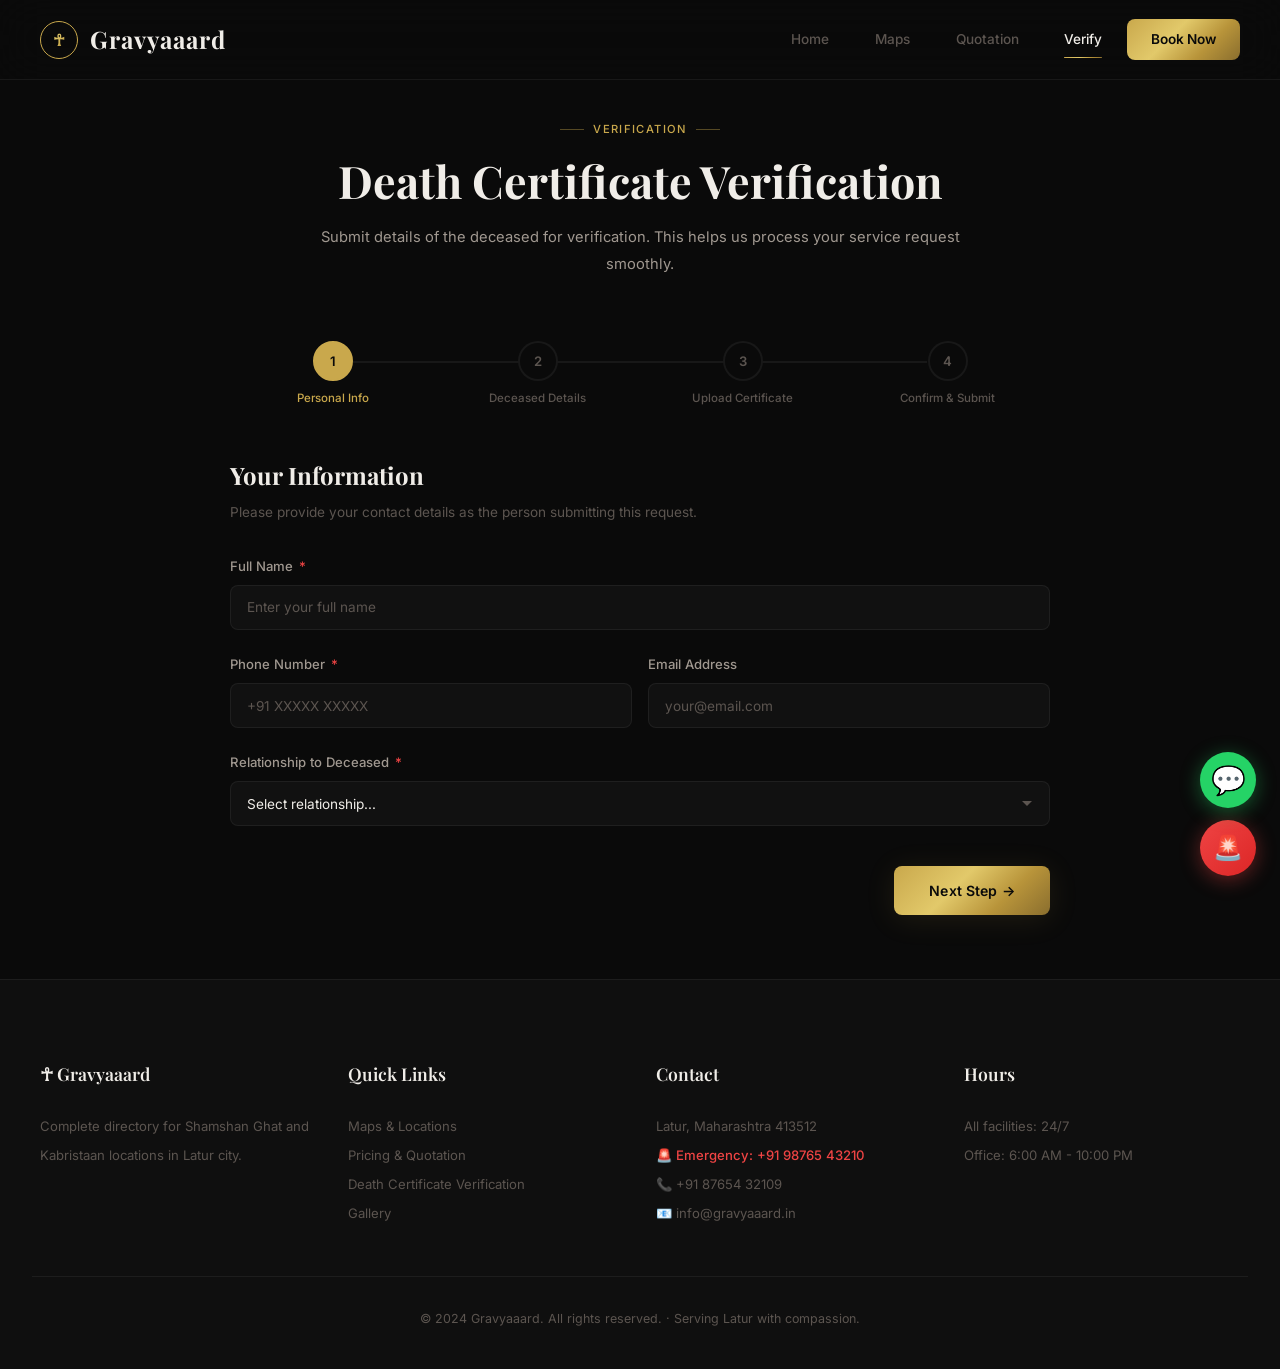
<file: customer-details.html>
<!DOCTYPE html>
<html lang="en">
<head>
  <meta charset="UTF-8">
  <meta name="viewport" content="width=device-width, initial-scale=1.0">
  <title>Verify - Gravyaaard | Death Certificate Verification</title>
  <meta name="description" content="Submit and verify death certificates online for cremation and burial services in Latur.">
  <link rel="preconnect" href="https://fonts.googleapis.com">
  <link rel="preconnect" href="https://fonts.gstatic.com" crossorigin>
  <link href="https://fonts.googleapis.com/css2?family=Inter:wght@300;400;500;600;700&family=Playfair+Display:wght@400;500;600;700&display=swap" rel="stylesheet">
  <link rel="stylesheet" href="css/style.css">
</head>
<body>
  <nav class="navbar" id="navbar">
    <a href="index.html" class="nav-logo">
      <span class="nav-logo-icon">&#x2625;</span>
      Gravyaaard
    </a>
    <div class="nav-links" id="navLinks">
      <a href="index.html">Home</a>
      <a href="maps.html">Maps</a>
      <a href="quotation.html">Quotation</a>
      <a href="customer-details.html" class="active">Verify</a>
      <a href="customer-details.html" class="nav-cta">Book Now</a>
    </div>
    <button class="menu-toggle" id="menuToggle" aria-label="Toggle menu">
      <span></span><span></span><span></span>
    </button>
  </nav>

  <section class="customer-page section">
    <div class="section-header">
      <div class="section-tag">Verification</div>
      <h2 class="section-title">Death Certificate Verification</h2>
      <p class="section-subtitle">Submit details of the deceased for verification. This helps us process your service request smoothly.</p>
    </div>

    <div class="form-container">
      <div class="form-progress" id="formProgress">
        <div class="step active" data-step="1">
          <div class="step-circle">1</div>
          <span class="step-label">Personal Info</span>
        </div>
        <div class="step" data-step="2">
          <div class="step-circle">2</div>
          <span class="step-label">Deceased Details</span>
        </div>
        <div class="step" data-step="3">
          <div class="step-circle">3</div>
          <span class="step-label">Upload Certificate</span>
        </div>
        <div class="step" data-step="4">
          <div class="step-circle">4</div>
          <span class="step-label">Confirm &amp; Submit</span>
        </div>
      </div>

      <form id="verificationForm" novalidate>
        <div class="form-step active" data-step="1">
          <h2>Your Information</h2>
          <p>Please provide your contact details as the person submitting this request.</p>
          <div class="form-group">
            <label for="fullName">Full Name <span class="required">*</span></label>
            <input type="text" id="fullName" class="form-control" placeholder="Enter your full name" required>
          </div>
          <div class="form-row">
            <div class="form-group">
              <label for="phone">Phone Number <span class="required">*</span></label>
              <input type="tel" id="phone" class="form-control" placeholder="+91 XXXXX XXXXX" required>
            </div>
            <div class="form-group">
              <label for="email">Email Address</label>
              <input type="email" id="email" class="form-control" placeholder="your@email.com">
            </div>
          </div>
          <div class="form-group">
            <label for="relation">Relationship to Deceased <span class="required">*</span></label>
            <select id="relation" class="form-control" required>
              <option value="">Select relationship...</option>
              <option>Son / Daughter</option>
              <option>Spouse</option>
              <option>Parent</option>
              <option>Sibling</option>
              <option>Grandchild</option>
              <option>Relative</option>
              <option>Friend</option>
              <option>Other</option>
            </select>
          </div>
          <div class="form-actions">
            <div></div>
            <button type="button" class="btn btn-primary" onclick="nextStep(2)">Next Step &rarr;</button>
          </div>
        </div>

        <div class="form-step" data-step="2">
          <h2>Deceased Person's Details</h2>
          <p>Enter the details of the deceased person as they appear on the death certificate.</p>
          <div class="form-group">
            <label for="deceasedName">Full Name of Deceased <span class="required">*</span></label>
            <input type="text" id="deceasedName" class="form-control" placeholder="Full name as on certificate" required>
          </div>
          <div class="form-row">
            <div class="form-group">
              <label for="fatherName">Father's / Spouse's Name <span class="required">*</span></label>
              <input type="text" id="fatherName" class="form-control" placeholder="Father or spouse name" required>
            </div>
            <div class="form-group">
              <label for="age">Age at Death <span class="required">*</span></label>
              <input type="number" id="age" class="form-control" placeholder="Age in years" min="0" max="150" required>
            </div>
          </div>
          <div class="form-row">
            <div class="form-group">
              <label for="gender">Gender <span class="required">*</span></label>
              <select id="gender" class="form-control" required>
                <option value="">Select...</option>
                <option>Male</option>
                <option>Female</option>
                <option>Other</option>
              </select>
            </div>
            <div class="form-group">
              <label for="religion">Religion <span class="required">*</span></label>
              <select id="religion" class="form-control" required>
                <option value="">Select religion...</option>
                <option>Hindu</option>
                <option>Muslim</option>
                <option>Christian</option>
                <option>Sikh</option>
                <option>Other</option>
              </select>
            </div>
          </div>
          <div class="form-group">
            <label for="address">Residential Address <span class="required">*</span></label>
            <textarea id="address" class="form-control" placeholder="Complete address of the deceased" required></textarea>
          </div>
          <div class="form-group">
            <label for="dateOfDeath">Date of Death <span class="required">*</span></label>
            <input type="date" id="dateOfDeath" class="form-control" required>
          </div>
          <div class="form-group">
            <label for="placeOfDeath">Place of Death <span class="required">*</span></label>
            <input type="text" id="placeOfDeath" class="form-control" placeholder="e.g., Home, Hospital name, etc." required>
          </div>
          <div class="form-actions">
            <button type="button" class="btn btn-outline" onclick="prevStep(1)">&larr; Previous</button>
            <button type="button" class="btn btn-primary" onclick="nextStep(3)">Next Step &rarr;</button>
          </div>
        </div>

        <div class="form-step" data-step="3">
          <h2>Upload Death Certificate</h2>
          <p>Upload a clear photo or scan of the death certificate. We accept JPG, PNG, and PDF files (max 5 MB).</p>
          <div class="file-upload" id="fileUploadArea">
            <div class="upload-icon">&#x1F4C4;</div>
            <p><strong>Click to upload</strong> or drag and drop</p>
            <p class="supported">Supported: JPG, PNG, PDF (max 5 MB)</p>
            <input type="file" id="certificateFile" accept=".jpg,.jpeg,.png,.pdf" required>
          </div>
          <div id="filePreview" style="display:none;"></div>
          <div class="form-group" style="margin-top:1.5rem;">
            <label for="certificateNumber">Certificate Registration Number (if available)</label>
            <input type="text" id="certificateNumber" class="form-control" placeholder="Registration number on certificate">
          </div>
          <div class="form-group">
            <label for="issuingAuthority">Issuing Authority</label>
            <input type="text" id="issuingAuthority" class="form-control" placeholder="e.g., Latur Municipal Corporation">
          </div>
          <div class="form-actions">
            <button type="button" class="btn btn-outline" onclick="prevStep(2)">&larr; Previous</button>
            <button type="button" class="btn btn-primary" onclick="nextStep(4)">Next Step &rarr;</button>
          </div>
        </div>

        <div class="form-step" data-step="4">
          <h2>Confirm &amp; Submit</h2>
          <p>Please review all details before submitting. Once verified, you will receive a confirmation.</p>
          <div class="verification-details" id="reviewDetails" style="margin-bottom:2rem;"></div>
          <div class="form-group">
            <label style="display:flex;align-items:flex-start;gap:0.75rem;cursor:pointer;">
              <input type="checkbox" id="agreeTerms" style="margin-top:3px;accent-color:var(--accent-gold);" required>
              <span style="font-size:0.85rem;color:var(--text-secondary);">I confirm that all the information provided above is true and correct to the best of my knowledge. I understand that this information will be used for verification purposes.</span>
            </label>
          </div>
          <div class="form-actions">
            <button type="button" class="btn btn-outline" onclick="prevStep(3)">&larr; Previous</button>
            <button type="submit" class="btn btn-primary">&#x2713; Submit for Verification</button>
          </div>
        </div>
      </form>

      <div id="successMessage" style="display:none;">
        <div class="verification-success">
          <div class="success-icon">&#x2713;</div>
          <h2>Verification Submitted Successfully!</h2>
          <p>Your details have been received. Our team will verify the certificate and get back to you within 24 hours.</p>
          <div class="verification-details">
            <div class="detail-row">
              <span class="detail-label">Verification ID</span>
              <span class="detail-value" id="verificationId">GRV-2024-XXXXX</span>
            </div>
            <div class="detail-row">
              <span class="detail-label">Status</span>
              <span class="detail-value" style="color:#22c55e;">Pending Verification</span>
            </div>
            <div class="detail-row">
              <span class="detail-label">Expected Response</span>
              <span class="detail-value">Within 24 hours</span>
            </div>
          </div>
          <br>
          <a href="index.html" class="btn btn-outline">&larr; Back to Home</a>
        </div>
      </div>
    </div>
  </section>

  <footer class="footer">
    <div class="footer-grid">
      <div>
        <h4>&#x2625; Gravyaaard</h4>
        <p>Complete directory for Shamshan Ghat and Kabristaan locations in Latur city.</p>
      </div>
      <div>
        <h4>Quick Links</h4>
        <a href="maps.html">Maps &amp; Locations</a><br>
        <a href="quotation.html">Pricing &amp; Quotation</a><br>
        <a href="customer-details.html">Death Certificate Verification</a><br>
        <a href="index.html#gallery">Gallery</a>
      </div>
      <div>
        <h4>Contact</h4>
        <p>Latur, Maharashtra 413512</p>
        <p class="emergency">&#x1F6A8; Emergency: +91 98765 43210</p>
        <p>&#x1F4DE; +91 87654 32109</p>
        <p>&#x1F4E7; info@gravyaaard.in</p>
      </div>
      <div>
        <h4>Hours</h4>
        <p>All facilities: 24/7</p>
        <p>Office: 6:00 AM - 10:00 PM</p>
      </div>
    </div>
    <div class="footer-bottom">
      &copy; 2024 Gravyaaard. All rights reserved. &middot; Serving Latur with compassion.
    </div>
  </footer>

  <script src="js/main.js"></script>
  <script src="js/form.js"></script>
</body>
</html>
</file>
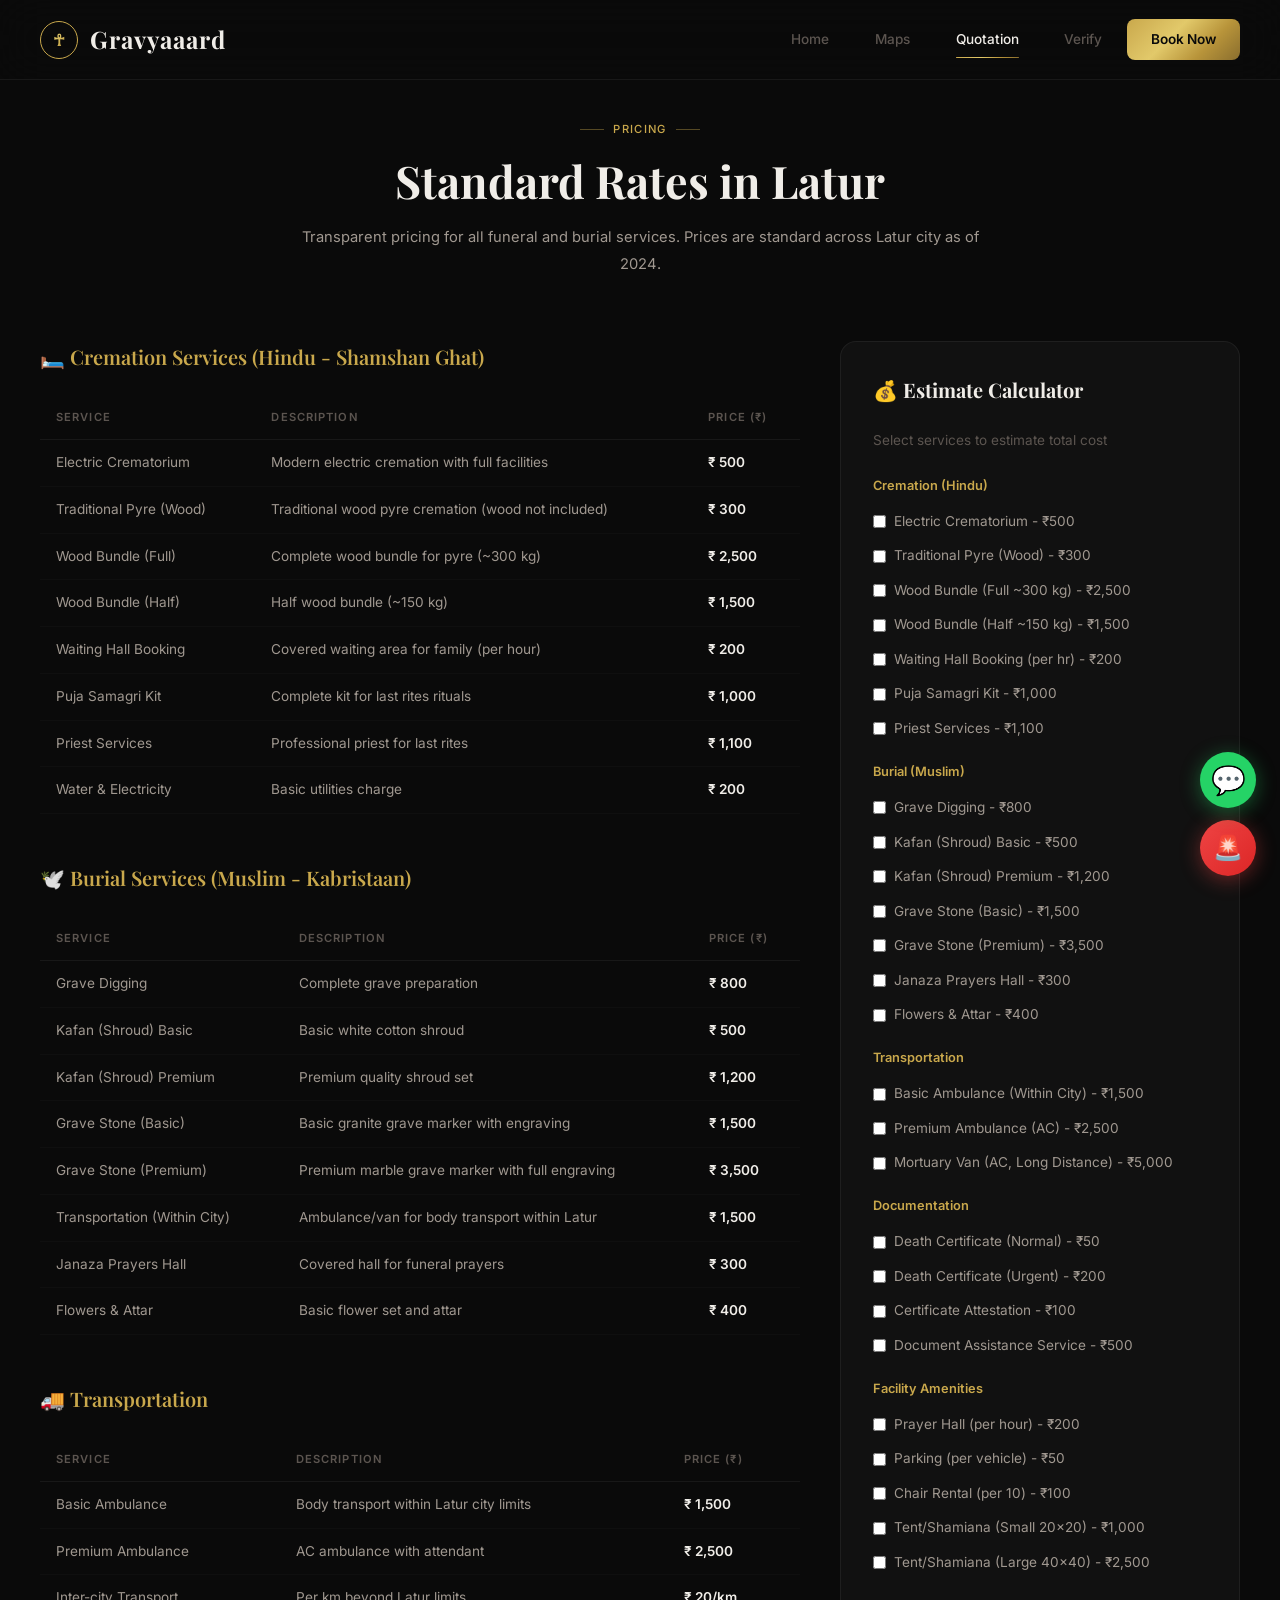
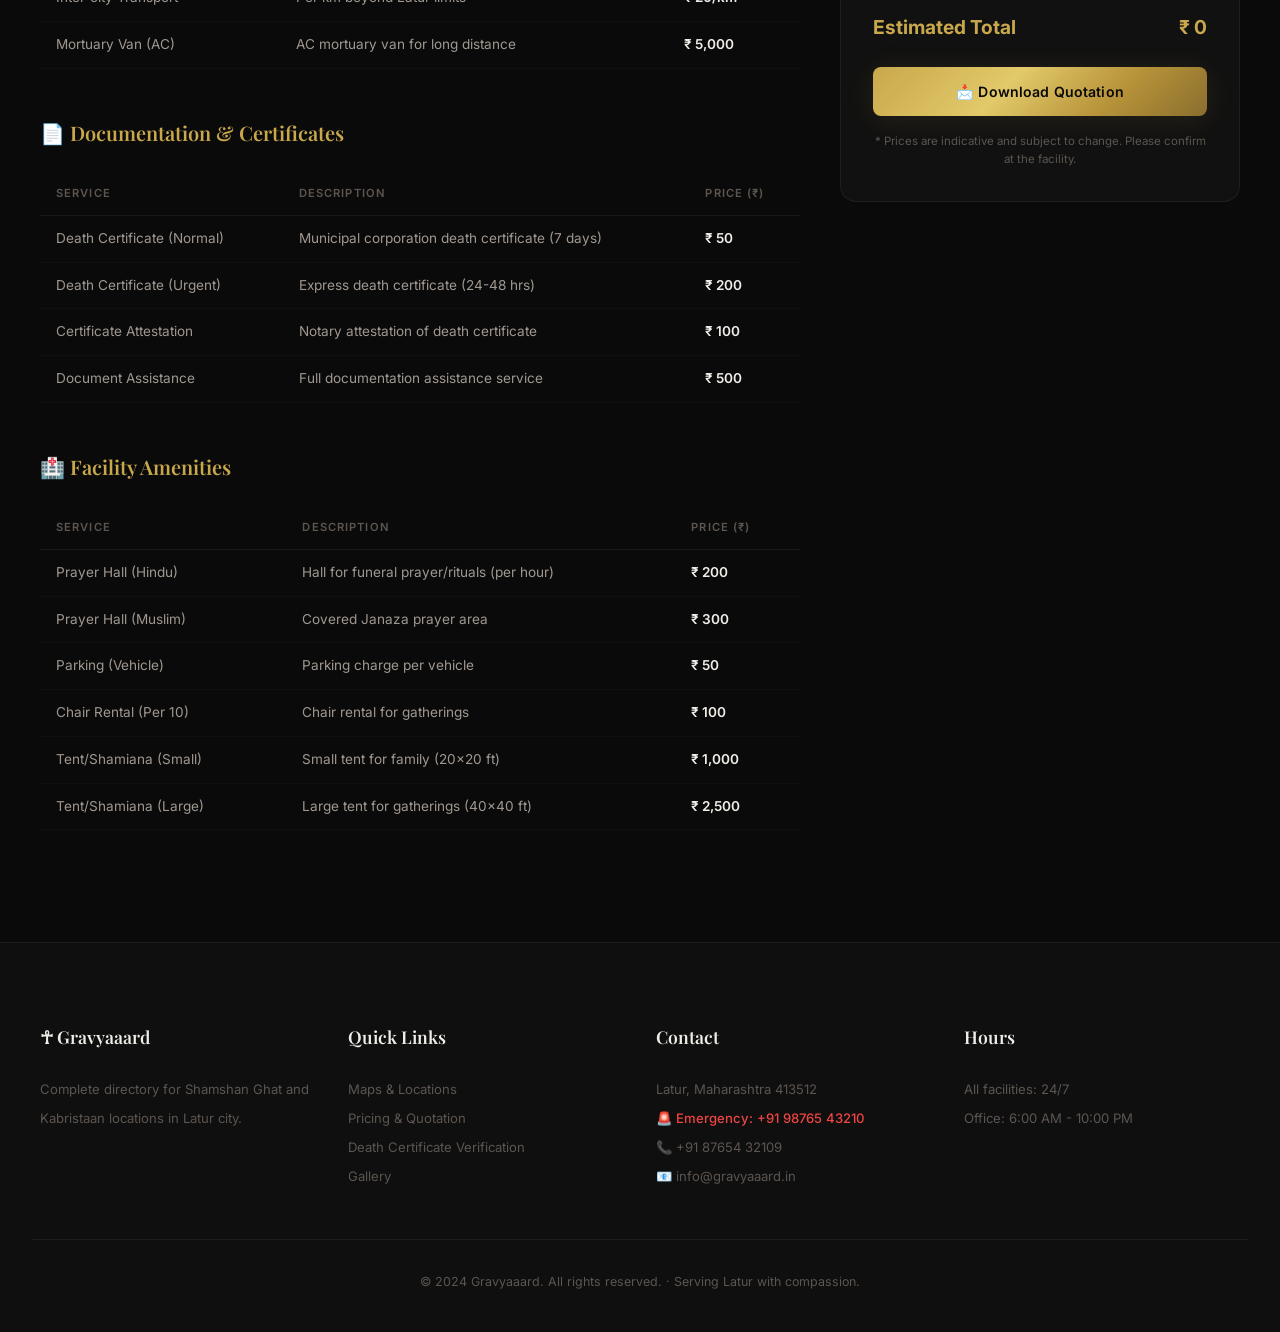
<file: quotation.html>
<!DOCTYPE html>
<html lang="en">
<head>
  <meta charset="UTF-8">
  <meta name="viewport" content="width=device-width, initial-scale=1.0">
  <title>Quotation - Gravyaaard | Latur Pricing</title>
  <meta name="description" content="Standard pricing for cremation and burial services in Latur city. Transparent rates for funeral services.">
  <link rel="preconnect" href="https://fonts.googleapis.com">
  <link rel="preconnect" href="https://fonts.gstatic.com" crossorigin>
  <link href="https://fonts.googleapis.com/css2?family=Inter:wght@300;400;500;600;700&family=Playfair+Display:wght@400;500;600;700&display=swap" rel="stylesheet">
  <link rel="stylesheet" href="css/style.css">
</head>
<body>
  <nav class="navbar" id="navbar">
    <a href="index.html" class="nav-logo">
      <span class="nav-logo-icon">&#x2625;</span>
      Gravyaaard
    </a>
    <div class="nav-links" id="navLinks">
      <a href="index.html">Home</a>
      <a href="maps.html">Maps</a>
      <a href="quotation.html" class="active">Quotation</a>
      <a href="customer-details.html">Verify</a>
      <a href="customer-details.html" class="nav-cta">Book Now</a>
    </div>
    <button class="menu-toggle" id="menuToggle" aria-label="Toggle menu">
      <span></span><span></span><span></span>
    </button>
  </nav>

  <section class="quotation-page section">
    <div class="section-header">
      <div class="section-tag">Pricing</div>
      <h2 class="section-title">Standard Rates in Latur</h2>
      <p class="section-subtitle">Transparent pricing for all funeral and burial services. Prices are standard across Latur city as of 2024.</p>
    </div>

    <div class="quotation-grid">
      <div>
        <div class="pricing-category">
          <h3>&#x1F6CF;&#xFE0F; Cremation Services (Hindu - Shamshan Ghat)</h3>
          <table class="pricing-table">
            <thead><tr><th>Service</th><th>Description</th><th>Price (&#x20B9;)</th></tr></thead>
            <tbody>
              <tr><td>Electric Crematorium</td><td>Modern electric cremation with full facilities</td><td class="price">&#x20B9; 500</td></tr>
              <tr><td>Traditional Pyre (Wood)</td><td>Traditional wood pyre cremation (wood not included)</td><td class="price">&#x20B9; 300</td></tr>
              <tr><td>Wood Bundle (Full)</td><td>Complete wood bundle for pyre (~300 kg)</td><td class="price">&#x20B9; 2,500</td></tr>
              <tr><td>Wood Bundle (Half)</td><td>Half wood bundle (~150 kg)</td><td class="price">&#x20B9; 1,500</td></tr>
              <tr><td>Waiting Hall Booking</td><td>Covered waiting area for family (per hour)</td><td class="price">&#x20B9; 200</td></tr>
              <tr><td>Puja Samagri Kit</td><td>Complete kit for last rites rituals</td><td class="price">&#x20B9; 1,000</td></tr>
              <tr><td>Priest Services</td><td>Professional priest for last rites</td><td class="price">&#x20B9; 1,100</td></tr>
              <tr><td>Water &amp; Electricity</td><td>Basic utilities charge</td><td class="price">&#x20B9; 200</td></tr>
            </tbody>
          </table>
        </div>

        <div class="pricing-category">
          <h3>&#x1F54A;&#xFE0F; Burial Services (Muslim - Kabristaan)</h3>
          <table class="pricing-table">
            <thead><tr><th>Service</th><th>Description</th><th>Price (&#x20B9;)</th></tr></thead>
            <tbody>
              <tr><td>Grave Digging</td><td>Complete grave preparation</td><td class="price">&#x20B9; 800</td></tr>
              <tr><td>Kafan (Shroud) Basic</td><td>Basic white cotton shroud</td><td class="price">&#x20B9; 500</td></tr>
              <tr><td>Kafan (Shroud) Premium</td><td>Premium quality shroud set</td><td class="price">&#x20B9; 1,200</td></tr>
              <tr><td>Grave Stone (Basic)</td><td>Basic granite grave marker with engraving</td><td class="price">&#x20B9; 1,500</td></tr>
              <tr><td>Grave Stone (Premium)</td><td>Premium marble grave marker with full engraving</td><td class="price">&#x20B9; 3,500</td></tr>
              <tr><td>Transportation (Within City)</td><td>Ambulance/van for body transport within Latur</td><td class="price">&#x20B9; 1,500</td></tr>
              <tr><td>Janaza Prayers Hall</td><td>Covered hall for funeral prayers</td><td class="price">&#x20B9; 300</td></tr>
              <tr><td>Flowers &amp; Attar</td><td>Basic flower set and attar</td><td class="price">&#x20B9; 400</td></tr>
            </tbody>
          </table>
        </div>

        <div class="pricing-category">
          <h3>&#x1F69A; Transportation</h3>
          <table class="pricing-table">
            <thead><tr><th>Service</th><th>Description</th><th>Price (&#x20B9;)</th></tr></thead>
            <tbody>
              <tr><td>Basic Ambulance</td><td>Body transport within Latur city limits</td><td class="price">&#x20B9; 1,500</td></tr>
              <tr><td>Premium Ambulance</td><td>AC ambulance with attendant</td><td class="price">&#x20B9; 2,500</td></tr>
              <tr><td>Inter-city Transport</td><td>Per km beyond Latur limits</td><td class="price">&#x20B9; 20/km</td></tr>
              <tr><td>Mortuary Van (AC)</td><td>AC mortuary van for long distance</td><td class="price">&#x20B9; 5,000</td></tr>
            </tbody>
          </table>
        </div>

        <div class="pricing-category">
          <h3>&#x1F4C4; Documentation &amp; Certificates</h3>
          <table class="pricing-table">
            <thead><tr><th>Service</th><th>Description</th><th>Price (&#x20B9;)</th></tr></thead>
            <tbody>
              <tr><td>Death Certificate (Normal)</td><td>Municipal corporation death certificate (7 days)</td><td class="price">&#x20B9; 50</td></tr>
              <tr><td>Death Certificate (Urgent)</td><td>Express death certificate (24-48 hrs)</td><td class="price">&#x20B9; 200</td></tr>
              <tr><td>Certificate Attestation</td><td>Notary attestation of death certificate</td><td class="price">&#x20B9; 100</td></tr>
              <tr><td>Document Assistance</td><td>Full documentation assistance service</td><td class="price">&#x20B9; 500</td></tr>
            </tbody>
          </table>
        </div>

        <div class="pricing-category">
          <h3>&#x1F3E5; Facility Amenities</h3>
          <table class="pricing-table">
            <thead><tr><th>Service</th><th>Description</th><th>Price (&#x20B9;)</th></tr></thead>
            <tbody>
              <tr><td>Prayer Hall (Hindu)</td><td>Hall for funeral prayer/rituals (per hour)</td><td class="price">&#x20B9; 200</td></tr>
              <tr><td>Prayer Hall (Muslim)</td><td>Covered Janaza prayer area</td><td class="price">&#x20B9; 300</td></tr>
              <tr><td>Parking (Vehicle)</td><td>Parking charge per vehicle</td><td class="price">&#x20B9; 50</td></tr>
              <tr><td>Chair Rental (Per 10)</td><td>Chair rental for gatherings</td><td class="price">&#x20B9; 100</td></tr>
              <tr><td>Tent/Shamiana (Small)</td><td>Small tent for family (20x20 ft)</td><td class="price">&#x20B9; 1,000</td></tr>
              <tr><td>Tent/Shamiana (Large)</td><td>Large tent for gatherings (40x40 ft)</td><td class="price">&#x20B9; 2,500</td></tr>
            </tbody>
          </table>
        </div>
      </div>

      <div>
        <div class="total-calc" id="totalCalc">
          <h3>&#x1F4B0; Estimate Calculator</h3>
          <p style="color:var(--text-muted);font-size:0.85rem;margin-bottom:1.5rem;">Select services to estimate total cost</p>
          <div id="calculatorItems"></div>
          <div class="calc-total">
            <span>Estimated Total</span>
            <span id="grandTotal">&#x20B9; 0</span>
          </div>
          <button class="btn btn-primary" onclick="downloadQuotation()">&#x1F4E9; Download Quotation</button>
          <p class="note">* Prices are indicative and subject to change. Please confirm at the facility.</p>
        </div>
      </div>
    </div>
  </section>

  <footer class="footer">
    <div class="footer-grid">
      <div>
        <h4>&#x2625; Gravyaaard</h4>
        <p>Complete directory for Shamshan Ghat and Kabristaan locations in Latur city.</p>
      </div>
      <div>
        <h4>Quick Links</h4>
        <a href="maps.html">Maps &amp; Locations</a><br>
        <a href="quotation.html">Pricing &amp; Quotation</a><br>
        <a href="customer-details.html">Death Certificate Verification</a><br>
        <a href="index.html#gallery">Gallery</a>
      </div>
      <div>
        <h4>Contact</h4>
        <p>Latur, Maharashtra 413512</p>
        <p class="emergency">&#x1F6A8; Emergency: +91 98765 43210</p>
        <p>&#x1F4DE; +91 87654 32109</p>
        <p>&#x1F4E7; info@gravyaaard.in</p>
      </div>
      <div>
        <h4>Hours</h4>
        <p>All facilities: 24/7</p>
        <p>Office: 6:00 AM - 10:00 PM</p>
      </div>
    </div>
    <div class="footer-bottom">
      &copy; 2024 Gravyaaard. All rights reserved. &middot; Serving Latur with compassion.
    </div>
  </footer>

  <script src="js/main.js"></script>
  <script src="js/quotation.js"></script>
</body>
</html>
</file>
<file: css/style.css>
*,
*::before,
*::after {
  margin: 0;
  padding: 0;
  box-sizing: border-box;
}

:root {
  --bg-primary: #0a0a0a;
  --bg-secondary: #0f0f0f;
  --bg-tertiary: #141414;
  --bg-card: #111111;
  --bg-elevated: #1a1a1a;
  --bg-glass: rgba(255, 255, 255, 0.03);
  --border-glass: rgba(255, 255, 255, 0.06);
  --border-subtle: rgba(255, 255, 255, 0.08);
  --text-primary: #f0ede8;
  --text-secondary: #a09890;
  --text-muted: #5c5550;
  --accent-gold: #c9a84c;
  --accent-gold-light: #e2c96a;
  --accent-gold-dark: #a8882e;
  --gradient-gold: linear-gradient(135deg, #c9a84c 0%, #e2c96a 40%, #b8943a 70%, #8a6e2e 100%);
  --gradient-dark: linear-gradient(180deg, #0a0a0a 0%, #0f0f0f 100%);
  --shadow-gold: 0 4px 30px rgba(201, 168, 76, 0.12);
  --shadow-card: 0 8px 40px rgba(0, 0, 0, 0.5);
  --shadow-lg: 0 20px 60px rgba(0, 0, 0, 0.6);
  --radius-sm: 8px;
  --radius-md: 16px;
  --radius-lg: 24px;
  --radius-xl: 32px;
  --font-primary: 'Inter', -apple-system, BlinkMacSystemFont, sans-serif;
  --font-display: 'Playfair Display', Georgia, serif;
  --transition: all 0.4s cubic-bezier(0.25, 0.46, 0.45, 0.94);
  --transition-slow: all 0.6s cubic-bezier(0.25, 0.46, 0.45, 0.94);
}

html {
  scroll-behavior: smooth;
  font-size: 16px;
}

body {
  font-family: var(--font-primary);
  background-color: var(--bg-primary);
  color: var(--text-primary);
  line-height: 1.6;
  overflow-x: hidden;
  -webkit-font-smoothing: antialiased;
  -moz-osx-font-smoothing: grayscale;
}

/* Splash Screen */
.splash-screen {
  position: fixed;
  inset: 0;
  z-index: 9999;
  background: #050505;
  display: flex;
  align-items: center;
  justify-content: center;
  transition: opacity 0.8s ease, visibility 0.8s ease;
}

.splash-screen.hidden {
  opacity: 0;
  visibility: hidden;
  pointer-events: none;
}

.splash-content {
  text-align: center;
  animation: splashIn 1.2s ease forwards;
}

.splash-icon {
  font-size: 3.5rem;
  margin-bottom: 1.5rem;
  opacity: 0;
  animation: splashFadeIn 0.8s ease 0.2s forwards;
  color: var(--accent-gold);
}

.splash-title {
  font-family: var(--font-display);
  font-size: clamp(3rem, 8vw, 6rem);
  font-weight: 700;
  background: var(--gradient-gold);
  -webkit-background-clip: text;
  -webkit-text-fill-color: transparent;
  background-clip: text;
  letter-spacing: 0.06em;
  opacity: 0;
  animation: splashFadeIn 0.8s ease 0.5s forwards;
}

.splash-line {
  width: 0;
  height: 2px;
  background: var(--gradient-gold);
  margin: 1.2rem auto;
  border-radius: 1px;
  animation: splashLine 1s ease 1s forwards;
}

.splash-sub {
  font-size: 0.9rem;
  color: var(--text-muted);
  letter-spacing: 0.15em;
  text-transform: uppercase;
  opacity: 0;
  animation: splashFadeIn 0.8s ease 1.6s forwards;
}

@keyframes splashIn {
  from { transform: scale(0.95); }
  to { transform: scale(1); }
}

@keyframes splashFadeIn {
  from { opacity: 0; transform: translateY(20px); }
  to { opacity: 1; transform: translateY(0); }
}

@keyframes splashLine {
  from { width: 0; }
  to { width: 120px; }
}

/* Video Background */
.hero-bg .video-container {
  position: absolute;
  inset: 0;
  display: flex;
  flex-wrap: wrap;
}

.hero-video {
  flex: 1 1 50%;
  min-width: 0;
  min-height: 50%;
  max-height: 100%;
  object-fit: cover;
  opacity: 0;
  transition: opacity 1.5s ease;
}

.hero-video.visible {
  opacity: 1;
}

.hero-video.left {
  object-position: center;
}

.hero-video.right {
  object-position: center;
}

.video-overlay {
  position: absolute;
  inset: 0;
  background: linear-gradient(180deg, rgba(10, 10, 10, 0.6) 0%, rgba(10, 10, 10, 0.4) 40%, rgba(10, 10, 10, 0.6) 70%, rgba(10, 10, 10, 0.85) 100%);
  z-index: 1;
}

::selection {
  background: rgba(201, 168, 76, 0.3);
  color: var(--text-primary);
}

a {
  text-decoration: none;
  color: inherit;
}

ul {
  list-style: none;
}

img {
  max-width: 100%;
  height: auto;
  display: block;
}

/* Scrollbar */
::-webkit-scrollbar {
  width: 6px;
}
::-webkit-scrollbar-track {
  background: var(--bg-primary);
}
::-webkit-scrollbar-thumb {
  background: #2a2a2a;
  border-radius: 3px;
}
::-webkit-scrollbar-thumb:hover {
  background: var(--accent-gold-dark);
}

/* Navbar */
.navbar {
  position: fixed;
  top: 0;
  left: 0;
  right: 0;
  z-index: 1000;
  padding: 1.2rem 2.5rem;
  display: flex;
  align-items: center;
  justify-content: space-between;
  background: rgba(10, 10, 10, 0.8);
  backdrop-filter: blur(24px);
  -webkit-backdrop-filter: blur(24px);
  border-bottom: 1px solid var(--border-glass);
  transition: var(--transition);
}

.navbar.scrolled {
  padding: 0.7rem 2.5rem;
  background: rgba(10, 10, 10, 0.96);
}

.nav-logo {
  display: flex;
  align-items: center;
  gap: 0.75rem;
  font-family: var(--font-display);
  font-size: 1.5rem;
  font-weight: 700;
  letter-spacing: 0.04em;
  color: var(--text-primary);
}

.nav-logo-icon {
  width: 38px;
  height: 38px;
  border: 1.5px solid var(--accent-gold);
  border-radius: 50%;
  display: flex;
  align-items: center;
  justify-content: center;
  font-size: 1rem;
  color: var(--accent-gold);
}

.nav-logo span:last-child {
  background: var(--gradient-gold);
  -webkit-background-clip: text;
  -webkit-text-fill-color: transparent;
  background-clip: text;
}

.nav-links {
  display: flex;
  align-items: center;
  gap: 0.25rem;
}

.nav-links a {
  padding: 0.6rem 1.3rem;
  border-radius: var(--radius-sm);
  color: var(--text-muted);
  font-size: 0.85rem;
  font-weight: 500;
  transition: var(--transition);
  position: relative;
}

.nav-links a::after {
  content: '';
  position: absolute;
  bottom: 2px;
  left: 1.3rem;
  right: 1.3rem;
  height: 1.5px;
  background: var(--gradient-gold);
  transform: scaleX(0);
  transition: var(--transition);
  border-radius: 1px;
}

.nav-links a:hover,
.nav-links a.active {
  color: var(--text-primary);
}

.nav-links a:hover::after,
.nav-links a.active::after {
  transform: scaleX(1);
}

.nav-cta {
  background: var(--gradient-gold) !important;
  color: #0a0a0a !important;
  -webkit-text-fill-color: #0a0a0a !important;
  padding: 0.6rem 1.5rem !important;
  border-radius: var(--radius-sm) !important;
  font-weight: 600 !important;
}

.nav-cta::after {
  display: none !important;
}

.nav-cta:hover {
  transform: translateY(-2px);
  box-shadow: var(--shadow-gold);
}

.menu-toggle {
  display: none;
  flex-direction: column;
  gap: 5px;
  cursor: pointer;
  padding: 4px;
  background: none;
  border: none;
}

.menu-toggle span {
  width: 24px;
  height: 1.5px;
  background: var(--text-primary);
  transition: var(--transition);
  border-radius: 1px;
}

/* Hero Section */
.hero {
  min-height: 95vh;
  display: flex;
  align-items: center;
  justify-content: center;
  position: relative;
  overflow: hidden;
  padding: 7rem 2rem 4rem;
}

.hero-bg {
  position: absolute;
  inset: 0;
  z-index: 0;
}

.hero-bg::before {
  content: '';
  position: absolute;
  inset: 0;
  background:
    radial-gradient(ellipse at 25% 45%, rgba(201, 168, 76, 0.06) 0%, transparent 55%),
    radial-gradient(ellipse at 75% 55%, rgba(201, 168, 76, 0.04) 0%, transparent 55%);
}

.hero-bg::after {
  content: '';
  position: absolute;
  inset: 0;
  background: linear-gradient(180deg, rgba(10, 10, 10, 0.3) 0%, transparent 30%, transparent 70%, rgba(10, 10, 10, 0.5) 100%);
}

.hero-content {
  position: relative;
  z-index: 1;
  text-align: center;
  max-width: 900px;
}

.hero-badge {
  display: inline-flex;
  align-items: center;
  gap: 0.6rem;
  padding: 0.5rem 1.4rem;
  border: 1px solid var(--border-subtle);
  border-radius: 50px;
  font-size: 0.75rem;
  color: var(--text-muted);
  margin-bottom: 2.5rem;
  letter-spacing: 0.08em;
  text-transform: uppercase;
  background: var(--bg-glass);
}

.hero-badge span {
  color: var(--accent-gold);
}

.hero-title {
  font-family: var(--font-display);
  font-size: clamp(2.8rem, 6.5vw, 5.2rem);
  font-weight: 700;
  line-height: 1.08;
  margin-bottom: 1.5rem;
}

.hero-title .line {
  display: block;
}

.hero-title .gold {
  background: var(--gradient-gold);
  -webkit-background-clip: text;
  -webkit-text-fill-color: transparent;
  background-clip: text;
}

.hero-subtitle {
  font-size: clamp(0.95rem, 1.8vw, 1.1rem);
  color: var(--text-secondary);
  max-width: 580px;
  margin: 0 auto 3rem;
  line-height: 1.8;
  font-weight: 400;
}

.hero-actions {
  display: flex;
  align-items: center;
  justify-content: center;
  gap: 1rem;
  flex-wrap: wrap;
}

.btn {
  display: inline-flex;
  align-items: center;
  gap: 0.75rem;
  padding: 1rem 2.2rem;
  border-radius: var(--radius-sm);
  font-family: var(--font-primary);
  font-size: 0.88rem;
  font-weight: 600;
  border: none;
  cursor: pointer;
  transition: var(--transition);
  letter-spacing: 0.01em;
}

.btn-primary {
  background: var(--gradient-gold);
  color: #0a0a0a;
  box-shadow: var(--shadow-gold);
}

.btn-primary:hover {
  transform: translateY(-2px);
  box-shadow: 0 8px 40px rgba(201, 168, 76, 0.25);
}

.btn-outline {
  background: transparent;
  color: var(--text-primary);
  border: 1px solid var(--border-subtle);
}

.btn-outline:hover {
  border-color: var(--accent-gold);
  background: var(--bg-glass);
  transform: translateY(-2px);
}

.btn-outline .arrow {
  transition: var(--transition);
}

.btn-outline:hover .arrow {
  transform: translateX(4px);
}

.hero-stats {
  display: flex;
  justify-content: center;
  gap: 3.5rem;
  margin-top: 4.5rem;
  padding-top: 3rem;
  border-top: 1px solid var(--border-glass);
}

.stat-item {
  text-align: center;
}

.stat-number {
  font-family: var(--font-display);
  font-size: 2.2rem;
  font-weight: 700;
  background: var(--gradient-gold);
  -webkit-background-clip: text;
  -webkit-text-fill-color: transparent;
  background-clip: text;
  line-height: 1;
}

.stat-label {
  font-size: 0.72rem;
  color: var(--text-muted);
  text-transform: uppercase;
  letter-spacing: 0.08em;
  margin-top: 0.4rem;
}

/* Section Styles */
.section {
  padding: 7rem 2rem;
  position: relative;
}

.section-header {
  text-align: center;
  max-width: 680px;
  margin: 0 auto 4rem;
}

.section-tag {
  display: inline-flex;
  align-items: center;
  gap: 0.6rem;
  font-size: 0.7rem;
  color: var(--accent-gold);
  text-transform: uppercase;
  letter-spacing: 0.12em;
  margin-bottom: 1rem;
  font-weight: 500;
}

.section-tag::before,
.section-tag::after {
  content: '';
  width: 24px;
  height: 1px;
  background: var(--accent-gold);
  opacity: 0.4;
}

.section-title {
  font-family: var(--font-display);
  font-size: clamp(2rem, 4vw, 2.8rem);
  font-weight: 700;
  margin-bottom: 1rem;
  line-height: 1.2;
  color: var(--text-primary);
}

.section-subtitle {
  color: var(--text-secondary);
  font-size: 0.92rem;
  line-height: 1.8;
}

/* Services / Locations Grid */
.services-grid {
  display: grid;
  grid-template-columns: repeat(auto-fit, minmax(260px, 1fr));
  gap: 1rem;
  max-width: 1200px;
  margin: 0 auto;
}

.service-card {
  background: var(--bg-card);
  border: 1px solid var(--border-glass);
  border-radius: var(--radius-md);
  padding: 2.2rem;
  transition: var(--transition);
  position: relative;
  overflow: hidden;
}

.service-card::before {
  content: '';
  position: absolute;
  top: 0;
  left: 0;
  right: 0;
  height: 2px;
  background: var(--gradient-gold);
  transform: scaleX(0);
  transform-origin: left;
  transition: var(--transition);
}

.service-card:hover {
  transform: translateY(-6px);
  border-color: rgba(201, 168, 76, 0.15);
  box-shadow: var(--shadow-card);
}

.service-card:hover::before {
  transform: scaleX(1);
}

.service-icon {
  width: 48px;
  height: 48px;
  border-radius: 12px;
  background: var(--bg-glass);
  border: 1px solid var(--border-glass);
  display: flex;
  align-items: center;
  justify-content: center;
  font-size: 1.3rem;
  margin-bottom: 1.5rem;
  transition: var(--transition);
}

.service-card:hover .service-icon {
  border-color: rgba(201, 168, 76, 0.2);
  background: rgba(201, 168, 76, 0.05);
}

.service-card h3 {
  font-family: var(--font-display);
  font-size: 1.25rem;
  margin-bottom: 0.75rem;
  font-weight: 600;
}

.service-card p {
  color: var(--text-secondary);
  font-size: 0.85rem;
  line-height: 1.7;
  margin-bottom: 1.5rem;
}

.service-card .location-meta {
  display: flex;
  align-items: center;
  gap: 0.5rem;
  font-size: 0.78rem;
  color: var(--text-muted);
}

.service-card .location-meta span {
  color: var(--accent-gold);
}

/* Gallery - Kickforge Style */
.gallery-grid {
  display: grid;
  grid-template-columns: repeat(4, 1fr);
  grid-auto-flow: dense;
  gap: 0.6rem;
  max-width: 1200px;
  margin: 0 auto;
}

.gallery-item {
  position: relative;
  border-radius: 4px;
  overflow: hidden;
  cursor: pointer;
  border: 1px solid var(--border-glass);
  transition: var(--transition);
  background: var(--bg-card);
}

.gallery-item::before {
  content: '';
  display: block;
  padding-bottom: 100%;
}

.gallery-item.featured {
  grid-column: span 2;
  grid-row: span 2;
}

.gallery-item.featured::before {
  padding-bottom: 100%;
}

.gallery-item.wide {
  grid-column: span 2;
}

.gallery-item.wide::before {
  padding-bottom: 50%;
}

.gallery-item.tall {
  grid-row: span 2;
}

.gallery-item.tall::before {
  padding-bottom: 200%;
}

.gallery-item img {
  position: absolute;
  inset: 0;
  width: 100%;
  height: 100%;
  object-fit: cover;
  transition: var(--transition-slow);
}

.gallery-item:hover {
  border-color: var(--accent-gold);
  box-shadow: 0 12px 40px rgba(0, 0, 0, 0.5);
  z-index: 2;
}

.gallery-item img {
  width: 100%;
  height: 100%;
  object-fit: cover;
  transition: var(--transition-slow);
}

.gallery-item:hover img {
  transform: scale(1.06);
}

.gallery-item .gallery-overlay {
  position: absolute;
  inset: 0;
  background: linear-gradient(to top, rgba(10, 10, 10, 0.85) 0%, transparent 50%);
  opacity: 0;
  transition: var(--transition);
  display: flex;
  align-items: flex-end;
  padding: 1rem;
}

.gallery-item:hover .gallery-overlay {
  opacity: 1;
}

.gallery-item .gallery-label {
  font-size: 0.72rem;
  color: var(--accent-gold);
  font-weight: 500;
  letter-spacing: 0.03em;
}

/* Testimonials */
.testimonials {
  background: var(--bg-secondary);
  position: relative;
}

.testimonials::before {
  content: '';
  position: absolute;
  top: 0;
  left: 0;
  right: 0;
  height: 1px;
  background: linear-gradient(90deg, transparent, var(--border-subtle), transparent);
}

.testimonial-grid {
  display: grid;
  grid-template-columns: repeat(auto-fit, minmax(300px, 1fr));
  gap: 1.5rem;
  max-width: 1200px;
  margin: 0 auto;
}

.testimonial-card {
  background: var(--bg-card);
  border: 1px solid var(--border-glass);
  border-radius: var(--radius-md);
  padding: 2.2rem;
  position: relative;
  transition: var(--transition);
}

.testimonial-card:hover {
  border-color: var(--border-subtle);
  box-shadow: var(--shadow-card);
}

.testimonial-card .quote {
  font-size: 2.8rem;
  color: var(--accent-gold);
  opacity: 0.2;
  line-height: 1;
  margin-bottom: 0.5rem;
  font-family: var(--font-display);
}

.testimonial-card p {
  color: var(--text-secondary);
  font-size: 0.88rem;
  line-height: 1.7;
  margin-bottom: 1.5rem;
}

.testimonial-author {
  display: flex;
  align-items: center;
  gap: 0.75rem;
}

.testimonial-author .avatar {
  width: 40px;
  height: 40px;
  border-radius: 50%;
  background: var(--gradient-gold);
  display: flex;
  align-items: center;
  justify-content: center;
  font-weight: 600;
  font-size: 0.78rem;
  color: #0a0a0a;
}

.testimonial-author .name {
  font-size: 0.88rem;
  font-weight: 600;
}

.testimonial-author .role {
  font-size: 0.75rem;
  color: var(--text-muted);
}

/* Footer */
.footer {
  background: var(--bg-secondary);
  border-top: 1px solid var(--border-glass);
  padding: 5rem 2rem 2.5rem;
}

.footer-grid {
  display: grid;
  grid-template-columns: repeat(auto-fit, minmax(180px, 1fr));
  gap: 2rem;
  max-width: 1200px;
  margin: 0 auto 3rem;
}

.footer h4 {
  font-family: var(--font-display);
  font-size: 1.1rem;
  margin-bottom: 1.5rem;
  color: var(--text-primary);
  font-weight: 600;
}

.footer p,
.footer a {
  color: var(--text-muted);
  font-size: 0.82rem;
  line-height: 2.2;
  transition: var(--transition);
}

.footer a:hover {
  color: var(--accent-gold);
}

.footer .emergency {
  color: #ef4444;
  font-weight: 500;
}

.footer-bottom {
  text-align: center;
  padding-top: 2rem;
  border-top: 1px solid var(--border-glass);
  color: var(--text-muted);
  font-size: 0.78rem;
}

/* ============================
   MAPS PAGE
   ============================ */
.map-page {
  padding-top: 80px;
  height: 100vh;
  display: flex;
}

.map-container {
  flex: 1;
  position: relative;
}

#map {
  width: 100%;
  height: 100%;
}

.map-sidebar {
  width: 380px;
  background: var(--bg-secondary);
  border-right: 1px solid var(--border-glass);
  padding: 2rem;
  overflow-y: auto;
  flex-shrink: 0;
}

.map-sidebar h2 {
  font-family: var(--font-display);
  font-size: 1.5rem;
  margin-bottom: 0.3rem;
}

.map-sidebar .subtitle {
  color: var(--text-muted);
  font-size: 0.82rem;
  margin-bottom: 2rem;
}

.location-list {
  display: flex;
  flex-direction: column;
  gap: 0.75rem;
}

.location-item {
  display: flex;
  gap: 1rem;
  padding: 1.2rem;
  background: var(--bg-card);
  border: 1px solid var(--border-glass);
  border-radius: var(--radius-sm);
  cursor: pointer;
  transition: var(--transition);
}

.location-item:hover,
.location-item.active {
  border-color: var(--accent-gold);
  background: rgba(201, 168, 76, 0.04);
}

.location-item .pin {
  width: 10px;
  height: 10px;
  border-radius: 50%;
  margin-top: 6px;
  flex-shrink: 0;
}

.pin.muslim {
  background: #22c55e;
  box-shadow: 0 0 8px rgba(34, 197, 94, 0.3);
}

.pin.hindu {
  background: var(--accent-gold);
  box-shadow: 0 0 8px rgba(201, 168, 76, 0.3);
}

.location-item .info h4 {
  font-size: 0.9rem;
  margin-bottom: 0.25rem;
  font-weight: 600;
}

.location-item .info p {
  color: var(--text-muted);
  font-size: 0.78rem;
  margin-bottom: 0.3rem;
}

.location-item .info .type-badge {
  display: inline-block;
  padding: 0.15rem 0.6rem;
  border-radius: 50px;
  font-size: 0.65rem;
  font-weight: 500;
}

.type-badge.muslim {
  background: rgba(34, 197, 94, 0.12);
  color: #22c55e;
}

.type-badge.hindu {
  background: rgba(201, 168, 76, 0.12);
  color: var(--accent-gold);
}

/* ============================
   QUOTATION PAGE
   ============================ */
.quotation-page {
  padding: 7rem 2rem 4rem;
}

.quotation-grid {
  display: grid;
  grid-template-columns: 1fr 400px;
  gap: 2.5rem;
  max-width: 1200px;
  margin: 0 auto;
}

.pricing-category {
  margin-bottom: 3rem;
}

.pricing-category h3 {
  font-family: var(--font-display);
  font-size: 1.25rem;
  margin-bottom: 1.5rem;
  display: flex;
  align-items: center;
  gap: 0.75rem;
  color: var(--accent-gold);
  font-weight: 600;
}

.pricing-table {
  width: 100%;
  border-collapse: collapse;
}

.pricing-table th {
  text-align: left;
  padding: 0.75rem 1rem;
  font-size: 0.7rem;
  text-transform: uppercase;
  letter-spacing: 0.1em;
  color: var(--text-muted);
  border-bottom: 1px solid var(--border-glass);
  font-weight: 600;
}

.pricing-table td {
  padding: 0.75rem 1rem;
  font-size: 0.85rem;
  color: var(--text-secondary);
  border-bottom: 1px solid rgba(255, 255, 255, 0.02);
}

.pricing-table tr:hover td {
  background: var(--bg-glass);
}

.pricing-table .price {
  color: var(--text-primary);
  font-weight: 600;
  white-space: nowrap;
}

.total-calc {
  background: var(--bg-card);
  border: 1px solid var(--border-glass);
  border-radius: var(--radius-md);
  padding: 2rem;
  position: sticky;
  top: 100px;
}

.total-calc h3 {
  font-family: var(--font-display);
  font-size: 1.25rem;
  margin-bottom: 1.5rem;
}

.total-calc .calc-item {
  display: flex;
  justify-content: space-between;
  padding: 0.75rem 0;
  border-bottom: 1px solid var(--border-glass);
  font-size: 0.85rem;
  color: var(--text-secondary);
}

.total-calc .calc-total {
  display: flex;
  justify-content: space-between;
  padding: 1rem 0 0;
  font-weight: 700;
  font-size: 1.2rem;
  color: var(--accent-gold);
}

.total-calc .btn {
  width: 100%;
  justify-content: center;
  margin-top: 1.5rem;
}

.total-calc .note {
  font-size: 0.72rem;
  color: var(--text-muted);
  text-align: center;
  margin-top: 1rem;
}

/* ============================
   CUSTOMER DETAILS PAGE
   ============================ */
.customer-page {
  padding: 7rem 2rem 4rem;
}

.form-container {
  max-width: 820px;
  margin: 0 auto;
}

.form-progress {
  display: flex;
  justify-content: center;
  gap: 0;
  margin-bottom: 3rem;
  position: relative;
}

.form-progress::before {
  content: '';
  position: absolute;
  top: 20px;
  left: 15%;
  right: 15%;
  height: 2px;
  background: var(--border-glass);
  z-index: 0;
}

.form-progress .step {
  display: flex;
  flex-direction: column;
  align-items: center;
  gap: 0.5rem;
  position: relative;
  z-index: 1;
  flex: 1;
}

.form-progress .step-circle {
  width: 40px;
  height: 40px;
  border-radius: 50%;
  border: 2px solid var(--border-glass);
  background: var(--bg-primary);
  display: flex;
  align-items: center;
  justify-content: center;
  font-size: 0.82rem;
  font-weight: 600;
  color: var(--text-muted);
  transition: var(--transition);
}

.form-progress .step.active .step-circle {
  border-color: var(--accent-gold);
  background: var(--accent-gold);
  color: #0a0a0a;
}

.form-progress .step.completed .step-circle {
  border-color: #22c55e;
  background: #22c55e;
  color: #fff;
}

.form-progress .step-label {
  font-size: 0.72rem;
  color: var(--text-muted);
  font-weight: 500;
}

.form-progress .step.active .step-label {
  color: var(--accent-gold);
}

.form-step {
  display: none;
  animation: fadeIn 0.4s ease;
}

.form-step.active {
  display: block;
}

@keyframes fadeIn {
  from { opacity: 0; transform: translateY(20px); }
  to { opacity: 1; transform: translateY(0); }
}

.form-step h2 {
  font-family: var(--font-display);
  font-size: 1.5rem;
  margin-bottom: 0.5rem;
}

.form-step > p {
  color: var(--text-muted);
  font-size: 0.85rem;
  margin-bottom: 2rem;
}

.form-group {
  margin-bottom: 1.5rem;
}

.form-group label {
  display: block;
  font-size: 0.82rem;
  font-weight: 500;
  margin-bottom: 0.5rem;
  color: var(--text-secondary);
}

.form-group label .required {
  color: #ef4444;
  margin-left: 2px;
}

.form-control {
  width: 100%;
  padding: 0.85rem 1rem;
  background: var(--bg-card);
  border: 1px solid var(--border-glass);
  border-radius: var(--radius-sm);
  color: var(--text-primary);
  font-family: var(--font-primary);
  font-size: 0.85rem;
  transition: var(--transition);
  outline: none;
}

.form-control:focus {
  border-color: rgba(201, 168, 76, 0.5);
  box-shadow: 0 0 0 3px rgba(201, 168, 76, 0.08);
}

.form-control::placeholder {
  color: var(--text-muted);
}

textarea.form-control {
  resize: vertical;
  min-height: 100px;
}

select.form-control {
  appearance: none;
  background-image: url("data:image/svg+xml,%3Csvg xmlns='http://www.w3.org/2000/svg' width='12' height='8' fill='%235c5550'%3E%3Cpath d='M1 1l5 5 5-5'/%3E%3C/svg%3E");
  background-repeat: no-repeat;
  background-position: right 1rem center;
  padding-right: 2.5rem;
}

.form-row {
  display: grid;
  grid-template-columns: 1fr 1fr;
  gap: 1rem;
}

.file-upload {
  border: 2px dashed var(--border-glass);
  border-radius: var(--radius-md);
  padding: 3rem 2rem;
  text-align: center;
  cursor: pointer;
  transition: var(--transition);
}

.file-upload:hover {
  border-color: rgba(201, 168, 76, 0.3);
  background: var(--bg-glass);
}

.file-upload .upload-icon {
  font-size: 2.5rem;
  margin-bottom: 1rem;
}

.file-upload p {
  color: var(--text-muted);
  font-size: 0.82rem;
}

.file-upload .supported {
  font-size: 0.72rem;
  color: var(--text-muted);
  margin-top: 0.5rem;
}

.file-upload input[type="file"] {
  display: none;
}

.file-preview {
  display: flex;
  align-items: center;
  gap: 0.75rem;
  padding: 0.75rem 1rem;
  background: var(--bg-card);
  border: 1px solid rgba(201, 168, 76, 0.3);
  border-radius: var(--radius-sm);
  margin-top: 1rem;
}

.file-preview .file-name {
  flex: 1;
  font-size: 0.82rem;
  color: var(--text-secondary);
}

.file-preview .file-remove {
  cursor: pointer;
  color: #ef4444;
  font-size: 1.2rem;
  line-height: 1;
}

.form-actions {
  display: flex;
  justify-content: space-between;
  gap: 1rem;
  margin-top: 2.5rem;
}

/* Success State */
.verification-success {
  text-align: center;
  padding: 3rem 2rem;
}

.verification-success .success-icon {
  width: 80px;
  height: 80px;
  border-radius: 50%;
  background: rgba(34, 197, 94, 0.1);
  display: flex;
  align-items: center;
  justify-content: center;
  margin: 0 auto 1.5rem;
  font-size: 2.5rem;
  border: 2px solid rgba(34, 197, 94, 0.2);
}

.verification-success h2 {
  font-family: var(--font-display);
  margin-bottom: 0.75rem;
}

.verification-success p {
  color: var(--text-secondary);
  margin-bottom: 2rem;
}

.verification-details {
  background: var(--bg-card);
  border: 1px solid var(--border-glass);
  border-radius: var(--radius-md);
  padding: 1.5rem;
  text-align: left;
  max-width: 500px;
  margin: 0 auto;
}

.verification-details .detail-row {
  display: flex;
  justify-content: space-between;
  padding: 0.6rem 0;
  border-bottom: 1px solid var(--border-glass);
  font-size: 0.82rem;
}

.verification-details .detail-row:last-child {
  border-bottom: none;
}

.verification-details .detail-label {
  color: var(--text-muted);
}

.verification-details .detail-value {
  color: var(--text-primary);
  font-weight: 500;
}

/* Responsive */
@media (max-width: 1024px) {
  .quotation-grid {
    grid-template-columns: 1fr;
  }
  .total-calc {
    position: static;
  }
  .map-page {
    flex-direction: column;
  }
  .map-sidebar {
    width: 100%;
    max-height: 300px;
    border-right: none;
    border-bottom: 1px solid var(--border-glass);
  }
}

@media (max-width: 768px) {
  .nav-links {
    display: none;
    position: absolute;
    top: 100%;
    left: 0;
    right: 0;
    flex-direction: column;
    background: rgba(10, 10, 10, 0.98);
    backdrop-filter: blur(20px);
    padding: 1rem;
    border-bottom: 1px solid var(--border-glass);
  }

  .nav-links.open {
    display: flex;
  }

  .menu-toggle {
    display: flex;
  }

  .hero {
    min-height: auto;
    padding: 5rem 1rem 2.5rem;
  }

  .hero-video {
    flex: 1 1 100%;
    min-height: 50%;
    max-height: 50%;
  }

  .hero-title {
    font-size: clamp(2rem, 8vw, 2.8rem);
  }

  .hero-subtitle {
    font-size: 0.9rem;
  }

  .hero-badge {
    font-size: 0.65rem;
    padding: 0.3rem 1rem;
  }

  .btn {
    padding: 0.8rem 1.5rem;
    font-size: 0.82rem;
  }

  .gallery-grid {
    grid-template-columns: repeat(3, 1fr);
    gap: 0.4rem;
  }

  .gallery-item.featured {
    grid-column: span 2;
    grid-row: span 2;
  }

  .gallery-item.wide {
    grid-column: span 2;
  }

  .gallery-item.tall {
    grid-row: span 2;
  }

  .gallery-item.tall::before {
    padding-bottom: 200%;
  }

  .section {
    padding: 4rem 1rem;
  }

  .section-title {
    font-size: clamp(1.5rem, 6vw, 2rem);
  }

  .map-sidebar {
    padding: 1.2rem;
  }

  .quotation-page {
    padding: 5rem 1rem 3rem;
  }

  .customer-page {
    padding: 5rem 1rem 3rem;
  }

  .pricing-table th,
  .pricing-table td {
    padding: 0.5rem 0.6rem;
    font-size: 0.75rem;
  }

  .total-calc {
    padding: 1.2rem;
  }

  .hero-stats {
    flex-wrap: wrap;
    gap: 1.5rem;
  }

  .form-row {
    grid-template-columns: 1fr;
  }

  .form-actions {
    flex-direction: column;
  }

  .form-actions .btn {
    width: 100%;
    justify-content: center;
  }

  .navbar {
    padding: 0.8rem 1.5rem;
  }

  .navbar.scrolled {
    padding: 0.6rem 1.5rem;
  }
}

@media (max-width: 480px) {
  .navbar {
    padding: 0.6rem 0.8rem;
  }
  .navbar.scrolled {
    padding: 0.5rem 0.8rem;
  }
  .nav-logo {
    font-size: 1.1rem;
  }
  .nav-logo-icon {
    width: 30px;
    height: 30px;
    font-size: 0.8rem;
  }
  .hero {
    padding: 4.5rem 0.8rem 2rem;
  }
  .hero-title {
    font-size: clamp(1.6rem, 10vw, 2.2rem);
  }
  .hero-subtitle {
    font-size: 0.82rem;
  }
  .hero-stats {
    gap: 0.8rem;
  }
  .stat-number {
    font-size: 1.5rem;
  }
  .stat-label {
    font-size: 0.6rem;
  }
  .section {
    padding: 3rem 0.8rem;
  }
  .section-title {
    font-size: clamp(1.3rem, 7vw, 1.7rem);
  }
  .gallery-grid {
    grid-template-columns: repeat(2, 1fr);
    gap: 0.3rem;
  }

  .gallery-item.featured,
  .gallery-item.wide {
    grid-column: span 2;
    grid-row: span 1;
  }

  .gallery-item.featured::before,
  .gallery-item.wide::before {
    padding-bottom: 100%;
  }

  .gallery-item.tall {
    grid-row: span 1;
  }

  .gallery-item.tall::before {
    padding-bottom: 100%;
  }
  .service-card {
    padding: 1.2rem;
  }
  .service-card h3 {
    font-size: 1rem;
  }
  .service-card p {
    font-size: 0.78rem;
  }
  .pricing-category h3 {
    font-size: 1rem;
  }
  .pricing-table th,
  .pricing-table td {
    padding: 0.4rem 0.5rem;
    font-size: 0.7rem;
  }
  .form-step h2 {
    font-size: 1.2rem;
  }
  .form-step > p {
    font-size: 0.78rem;
  }
  #map {
    height: 50vh;
  }
}
</file>
